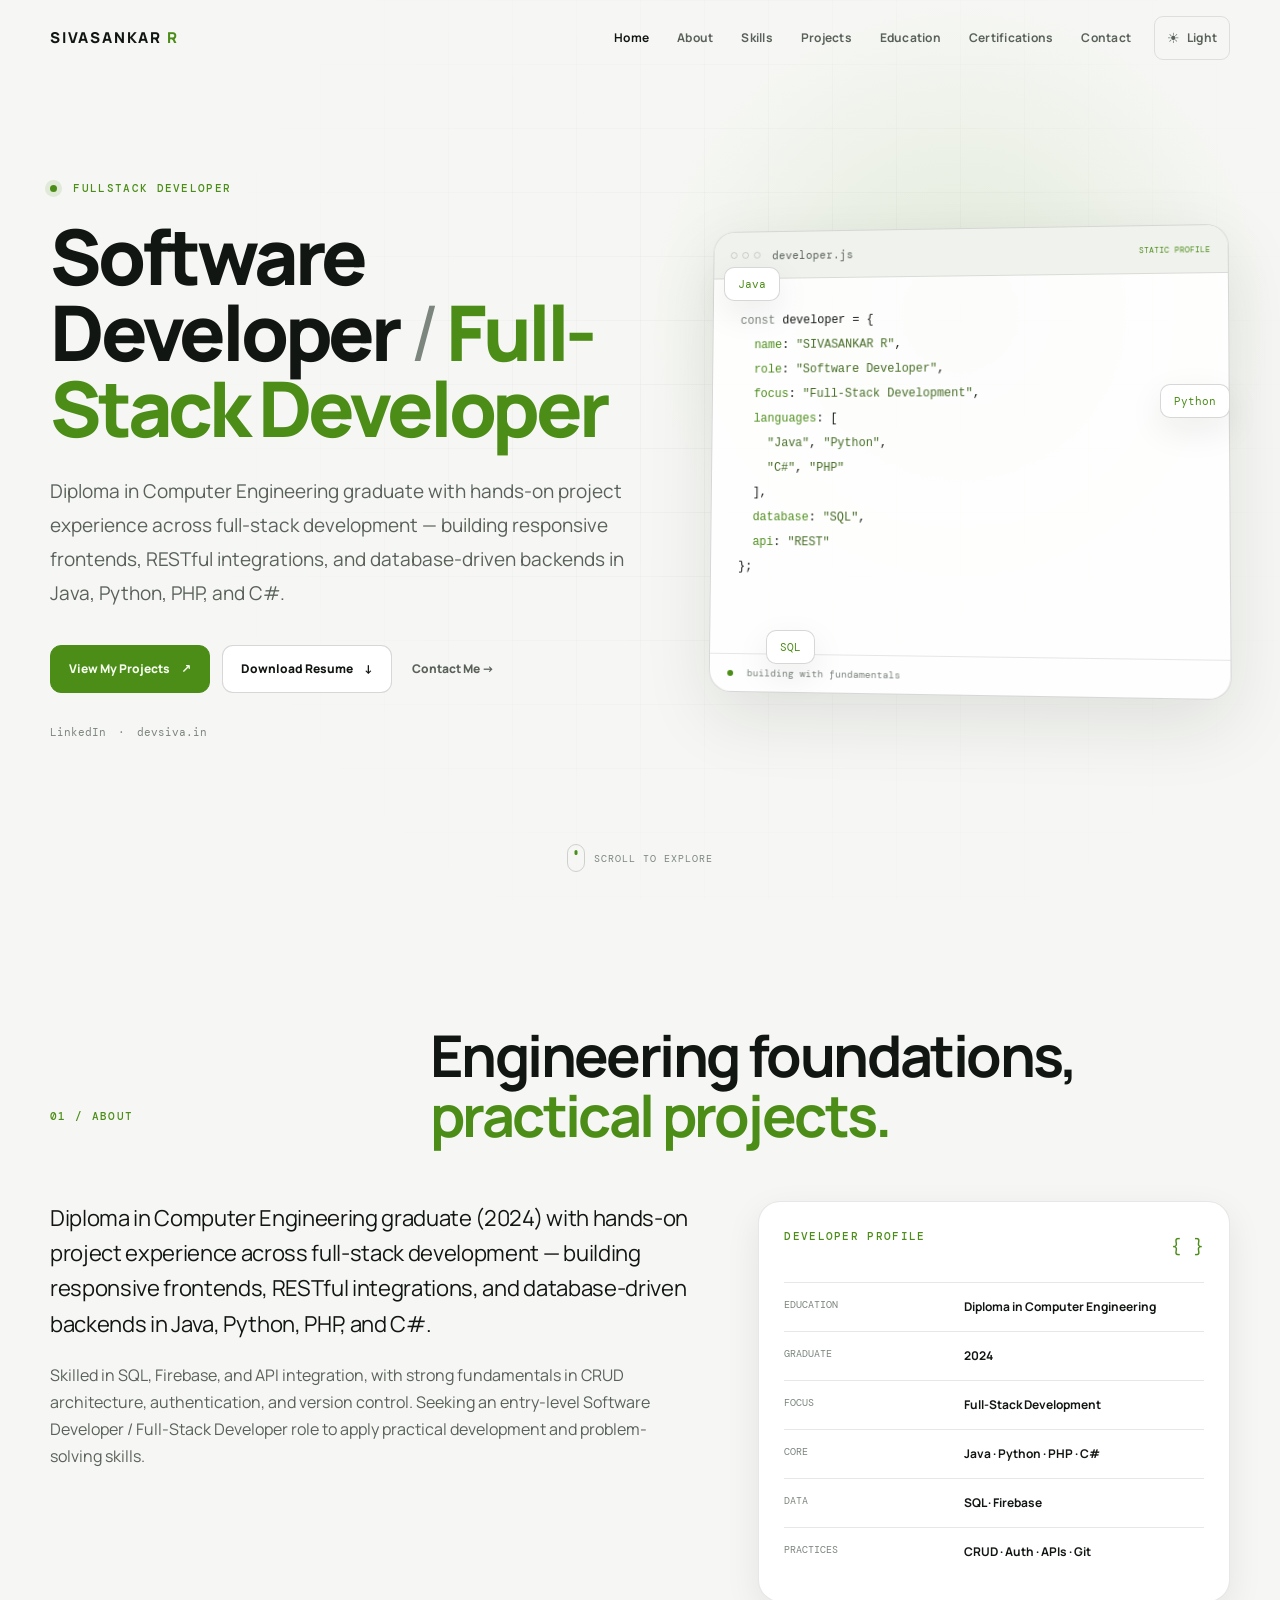
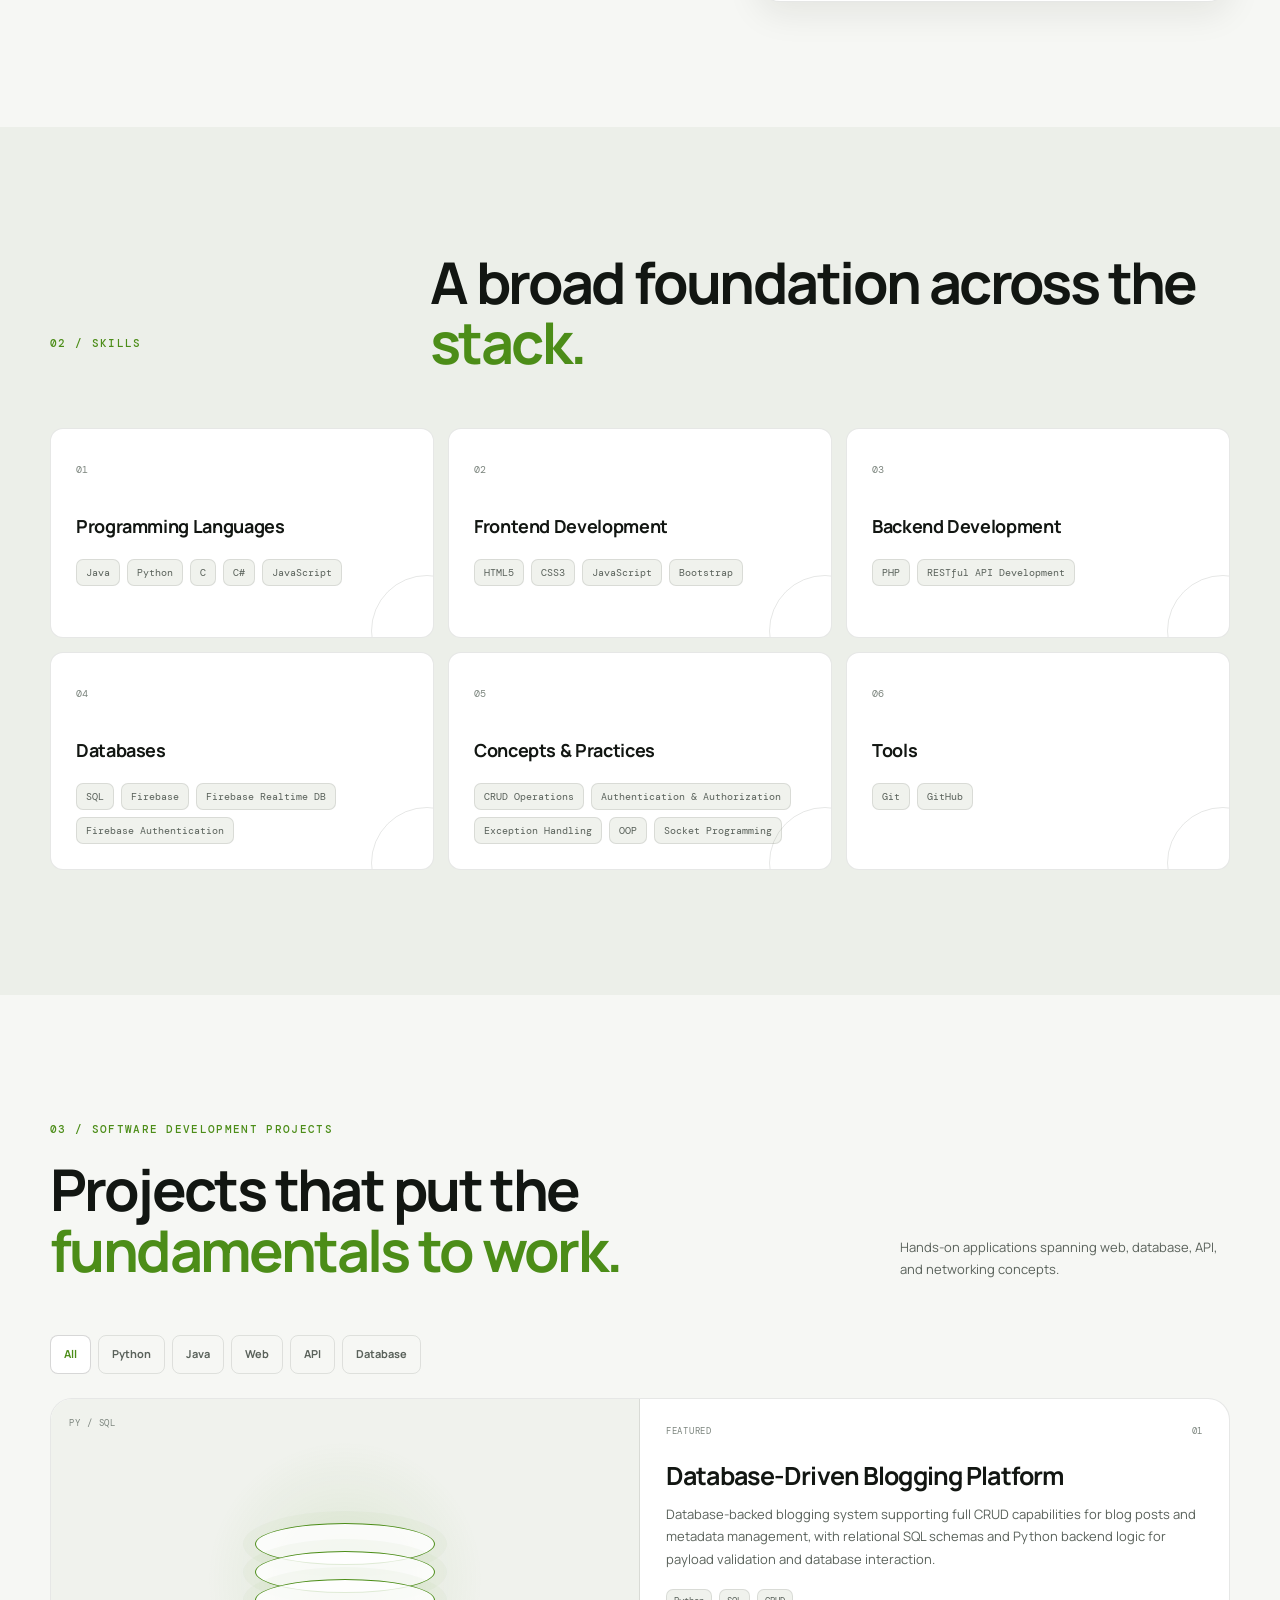
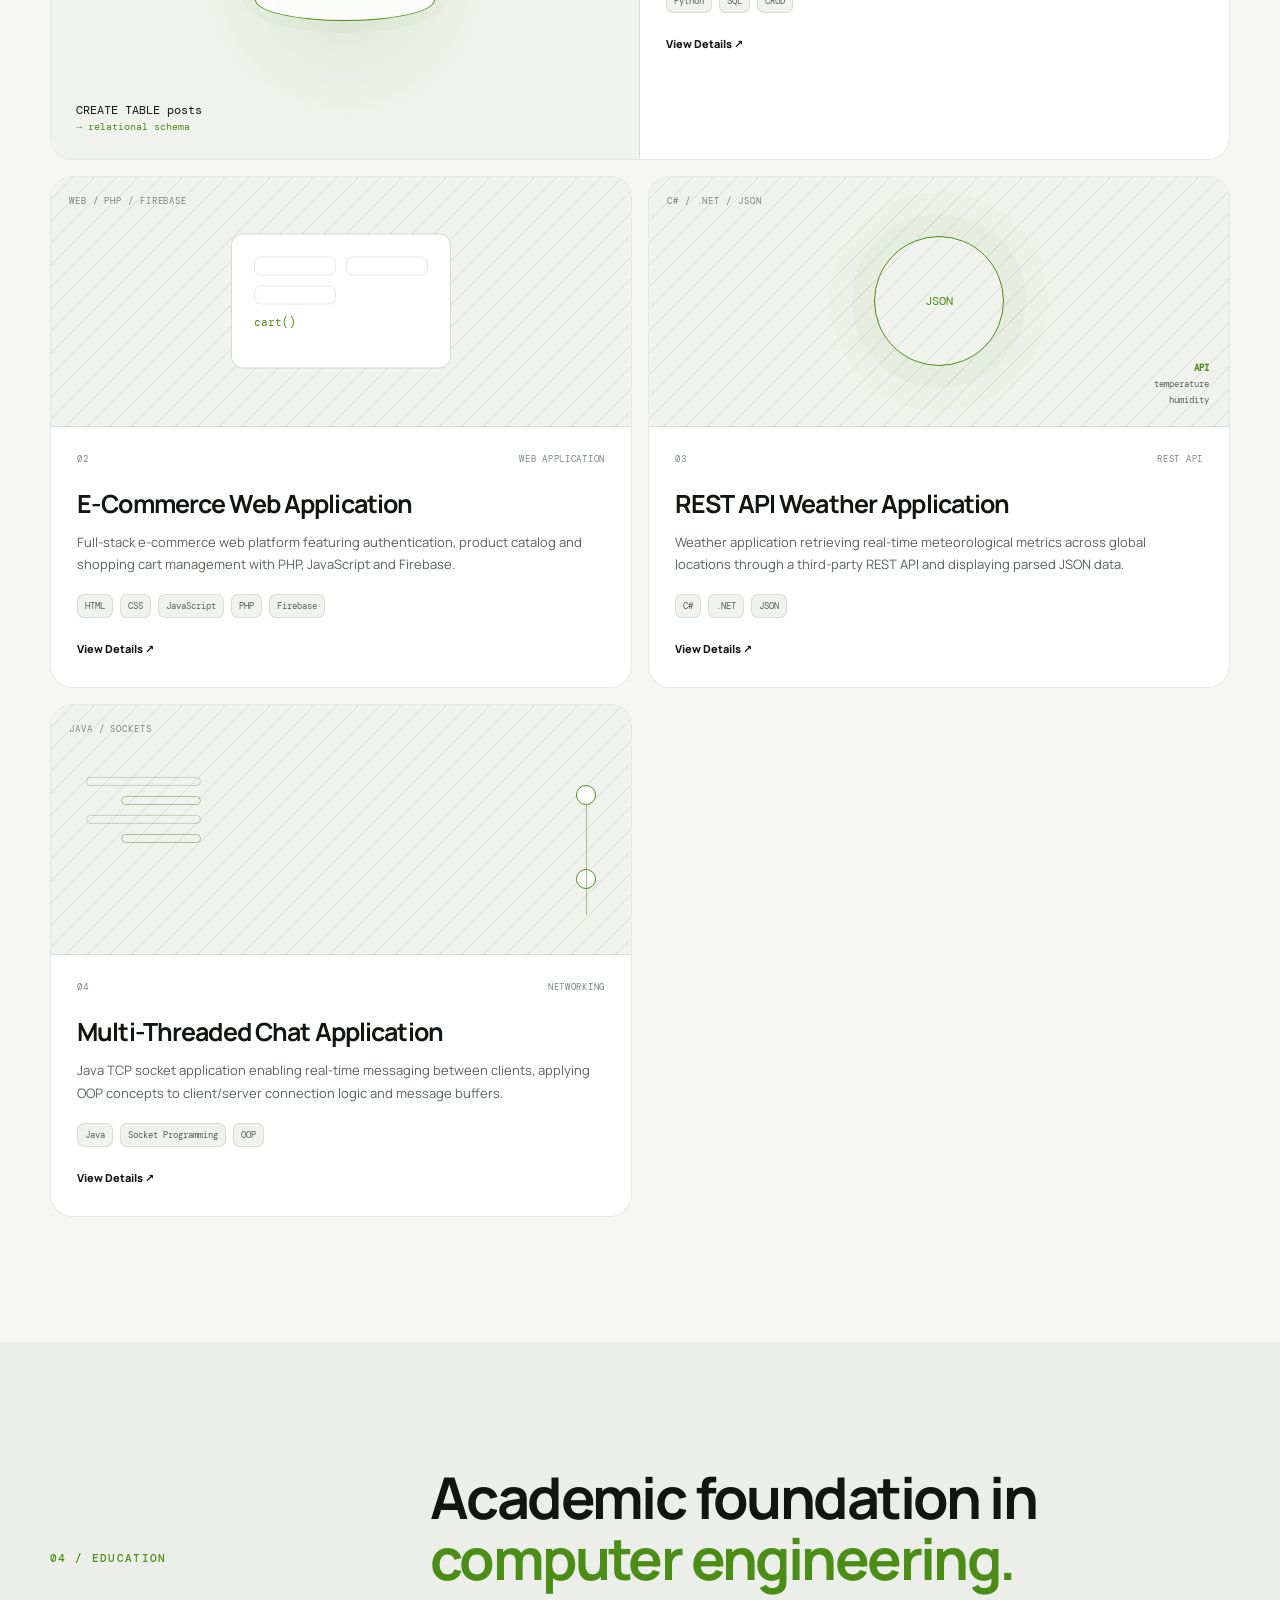
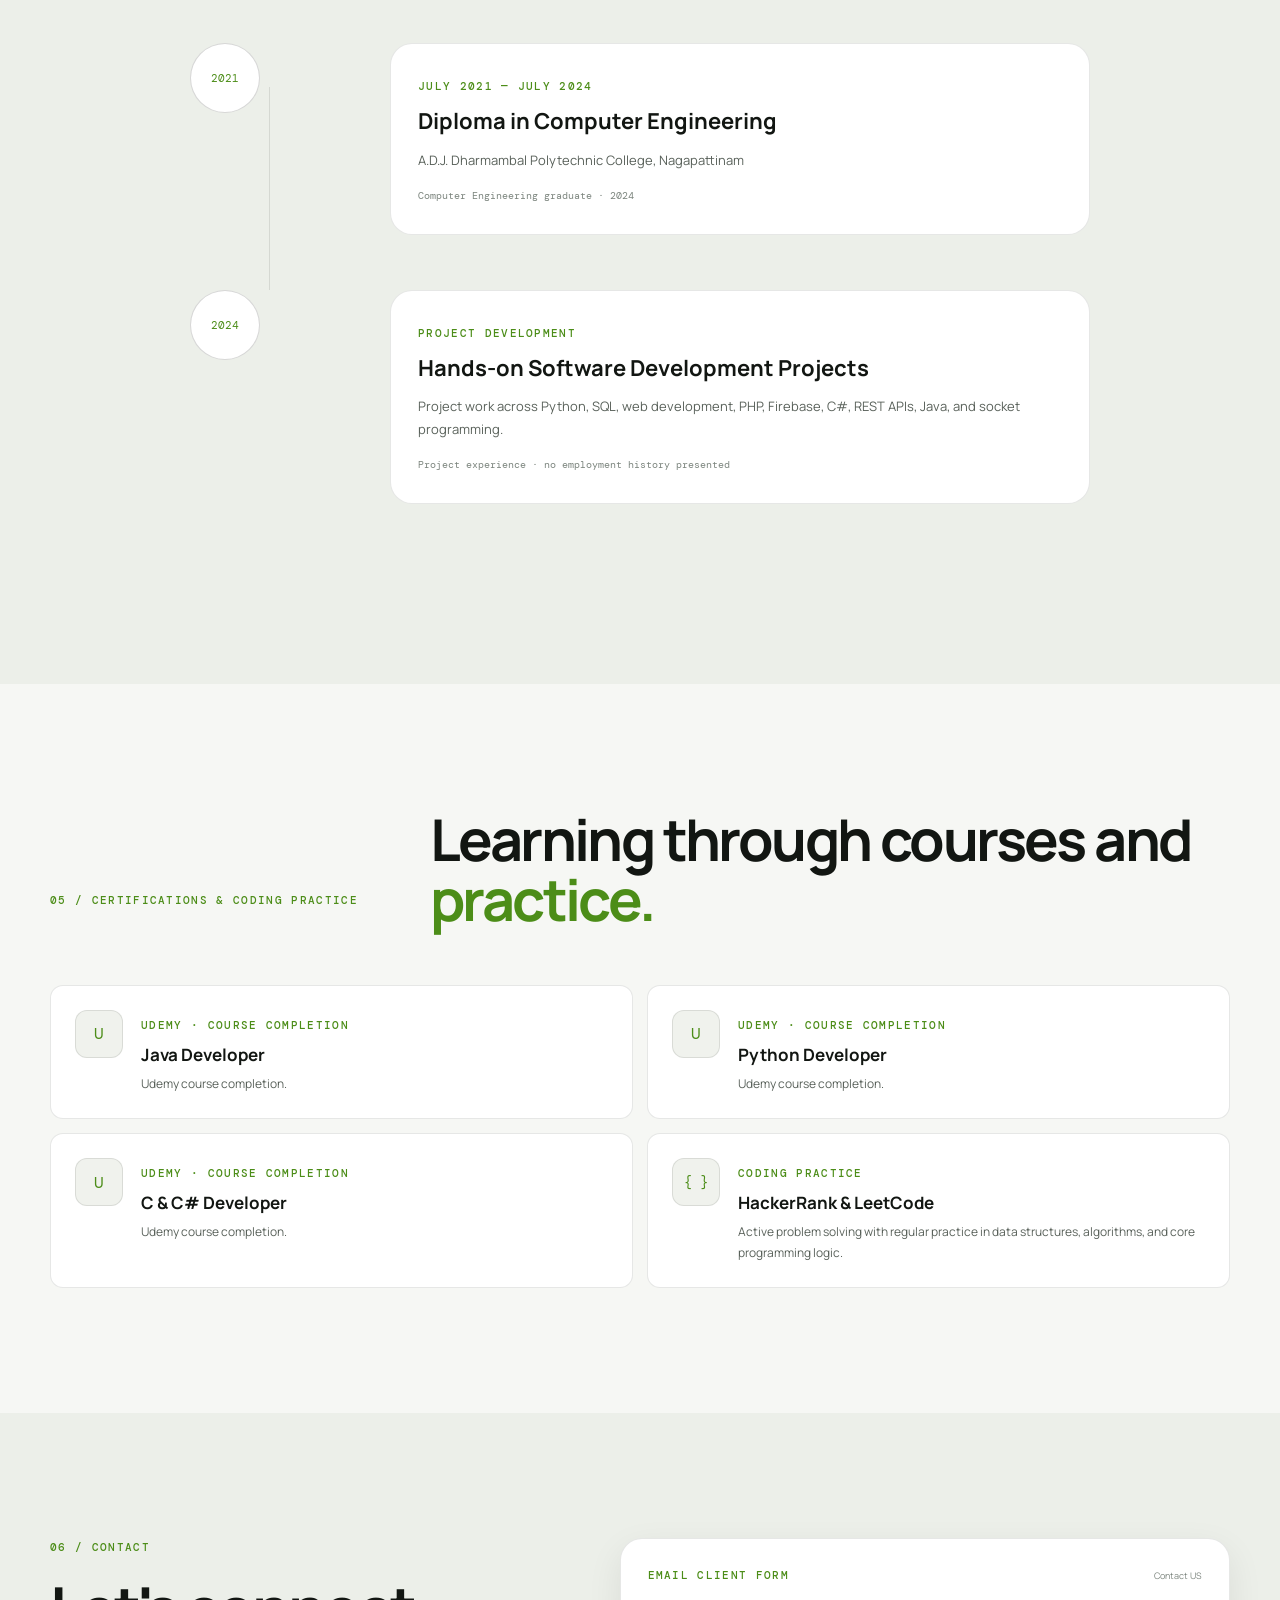
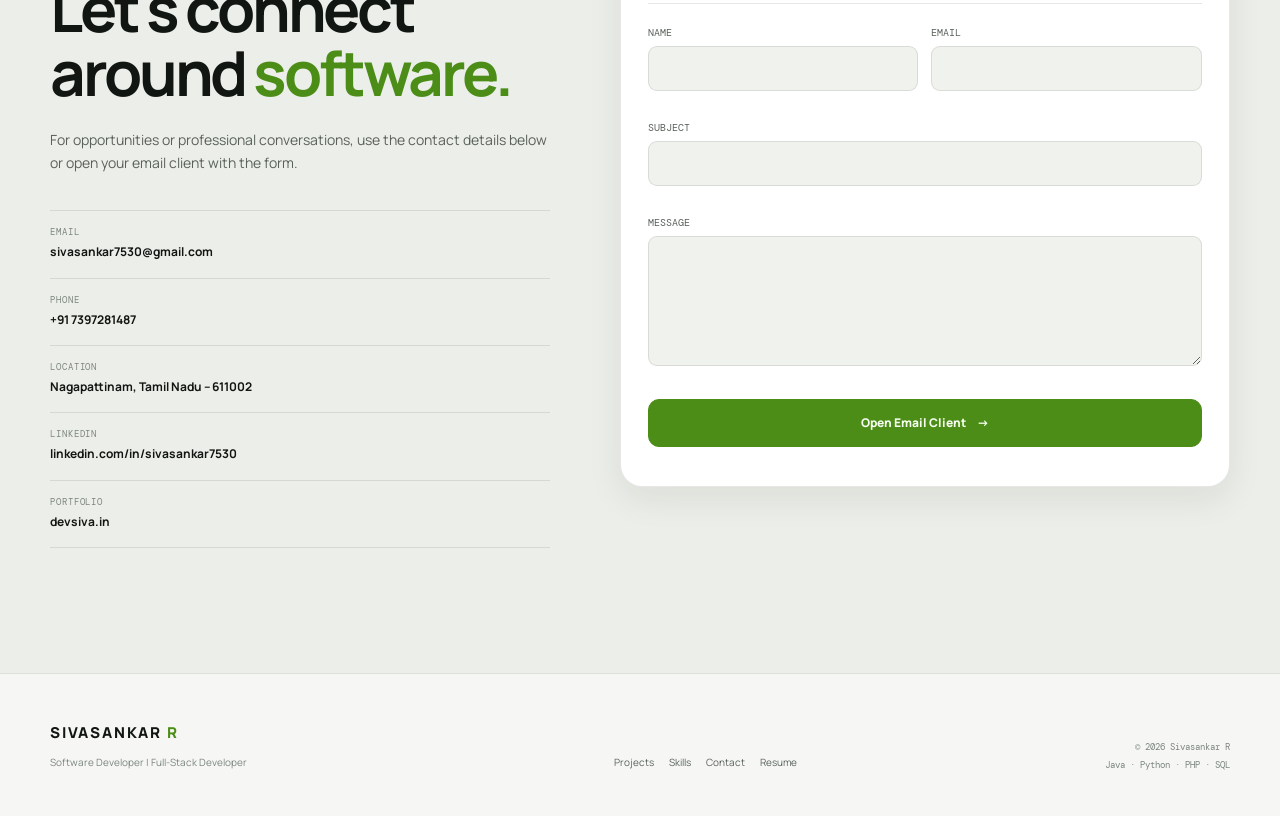
<file: index.html>
<!doctype html>
<html lang="en" data-theme="dark">
<head>
  <meta charset="utf-8">
  <meta name="viewport" content="width=device-width, initial-scale=1">
  <meta name="description" content="Sivasankar R — Software Developer and Full-Stack Developer with hands-on project experience in Java, Python, PHP, SQL, C#, web development, REST APIs, and databases.">
  <meta name="keywords" content="Sivasankar R, Software Developer, Full-Stack Developer, Java, Python, PHP, SQL, C#, REST APIs, Firebase">
  <meta name="author" content="Sivasankar R">
  <meta name="theme-color" content="#0b0e14">
  <meta property="og:title" content="Sivasankar R | Software Developer | Full-Stack Developer">
  <meta property="og:description" content="Entry-level Software Developer / Full-Stack Developer with hands-on software development project experience.">
  <meta property="og:type" content="website">
  <meta property="og:url" content="https://devsiva.in/">
  <title>Sivasankar R | Software Developer | Full-Stack Developer</title>
  <link rel="stylesheet" href="./style.css">
</head>
<body>
  <a class="skip-link" href="#main">Skip to content</a>
  <div class="scroll-progress" aria-hidden="true"><span id="scrollProgress"></span></div>

  <header class="site-header" id="siteHeader">
    <nav class="nav container" aria-label="Primary navigation">
      <a class="brand" href="#home" aria-label="Sivasankar R home">SIVASANKAR<span> R</span></a>
      <button class="menu-toggle" type="button" aria-expanded="false" aria-controls="primaryMenu" aria-label="Open menu">
        <span></span><span></span><span></span>
      </button>
      <div class="nav-menu" id="primaryMenu">
        <a href="#home" class="nav-link active">Home</a>
        <a href="#about" class="nav-link">About</a>
        <a href="#skills" class="nav-link">Skills</a>
        <a href="#projects" class="nav-link">Projects</a>
        <a href="#education" class="nav-link">Education</a>
        <a href="#certifications" class="nav-link">Certifications</a>
        <a href="#contact" class="nav-link">Contact</a>
        <button class="theme-toggle" type="button" aria-label="Toggle color theme" aria-pressed="true">
          <span class="theme-icon" aria-hidden="true">☾</span>
          <span class="theme-label">Dark</span>
        </button>
      </div>
    </nav>
  </header>

  <main id="main">
    <section class="hero section" id="home" aria-labelledby="hero-title">
      <div class="hero-grid"></div>
      <div class="container hero-inner">
        <div class="hero-copy reveal">
          <p class="eyebrow"><span class="status-dot"></span> FULLSTACK DEVELOPER</p>
          <h1 id="hero-title">Software Developer<span class="hero-slash"> / </span><span class="accent-text" id="rotatingTitle">Full-Stack Developer</span></h1>
          <p class="hero-lead">Diploma in Computer Engineering graduate with hands-on project experience across full-stack development — building responsive frontends, RESTful integrations, and database-driven backends in Java, Python, PHP, and C#.</p>
          <div class="hero-actions">
            <a class="btn btn-primary" href="#projects">View My Projects <span aria-hidden="true">↗</span></a>
            <a class="btn btn-secondary" href="assets/Sivasankar_R_FullStack_Developer.pdf" download>Download Resume <span aria-hidden="true">↓</span></a>
            <a class="text-link" href="#contact">Contact Me <span aria-hidden="true">→</span></a>
          </div>
          <div class="social-row" aria-label="Professional links">
            <a href="https://linkedin.com/in/sivasankar7530" target="_blank" rel="noopener noreferrer">LinkedIn</a>
            <span aria-hidden="true">·</span>
            <a href="https://devsiva.in" target="_blank" rel="noopener noreferrer">devsiva.in</a>
          </div>
        </div>

        <div class="hero-visual reveal reveal-delay" aria-label="Developer profile visual">
          <div class="terminal-card">
            <div class="terminal-top">
              <div class="window-dots"><i></i><i></i><i></i></div>
              <span>developer.js</span>
              <span class="terminal-badge">STATIC PROFILE</span>
            </div>
            <pre class="code-window"><code><span class="code-muted">const</span> developer = {
  <span class="code-key">name</span>: <span class="code-string">"SIVASANKAR R"</span>,
  <span class="code-key">role</span>: <span class="code-string">"Software Developer"</span>,
  <span class="code-key">focus</span>: <span class="code-string">"Full-Stack Development"</span>,
  <span class="code-key">languages</span>: [
    <span class="code-string">"Java"</span>, <span class="code-string">"Python"</span>,
    <span class="code-string">"C#"</span>, <span class="code-string">"PHP"</span>
  ],
  <span class="code-key">database</span>: <span class="code-string">"SQL"</span>,
  <span class="code-key">api</span>: <span class="code-string">"REST"</span>
};</code></pre>
            <div class="terminal-footer"><span class="terminal-pulse"></span> building with fundamentals</div>
          </div>
          <div class="floating-chip chip-one">Java</div>
          <div class="floating-chip chip-two">Python</div>
          <div class="floating-chip chip-three">SQL</div>
        </div>
      </div>
      <a class="scroll-cue" href="#about" aria-label="Scroll to About"><span></span> Scroll to explore</a>
    </section>

    <section class="section" id="about" aria-labelledby="about-title">
      <div class="container">
        <div class="section-heading reveal">
          <p class="eyebrow">01 / ABOUT</p>
          <h2 id="about-title">Engineering foundations, <span class="accent-text">practical projects.</span></h2>
        </div>
        <div class="about-grid">
          <div class="about-copy reveal">
            <p class="lead-copy">Diploma in Computer Engineering graduate (2024) with hands-on project experience across full-stack development — building responsive frontends, RESTful integrations, and database-driven backends in Java, Python, PHP, and C#.</p>
            <p>Skilled in SQL, Firebase, and API integration, with strong fundamentals in CRUD architecture, authentication, and version control. Seeking an entry-level Software Developer / Full-Stack Developer role to apply practical development and problem-solving skills.</p>
          </div>
          <aside class="profile-card reveal reveal-delay" aria-label="Developer profile">
            <div class="profile-card-top">
              <span class="mini-label">DEVELOPER PROFILE</span>
              <span class="profile-mark">{ }</span>
            </div>
            <div class="profile-line"><span>Education</span><strong>Diploma in Computer Engineering</strong></div>
            <div class="profile-line"><span>Graduate</span><strong>2024</strong></div>
            <div class="profile-line"><span>Focus</span><strong>Full-Stack Development</strong></div>
            <div class="profile-line"><span>Core</span><strong>Java · Python · PHP · C#</strong></div>
            <div class="profile-line"><span>Data</span><strong>SQL · Firebase</strong></div>
            <div class="profile-line"><span>Practices</span><strong>CRUD · Auth · APIs · Git</strong></div>
          </aside>
        </div>
      </div>
    </section>

    <section class="section section-alt" id="skills" aria-labelledby="skills-title">
      <div class="container">
        <div class="section-heading reveal">
          <p class="eyebrow">02 / SKILLS</p>
          <h2 id="skills-title">A broad foundation across the <span class="accent-text">stack.</span></h2>
        </div>
        <div class="skills-grid">
          <article class="skill-card reveal">
            <span class="card-index">01</span><h3>Programming Languages</h3>
            <div class="tag-list"><span>Java</span><span>Python</span><span>C</span><span>C#</span><span>JavaScript</span></div>
          </article>
          <article class="skill-card reveal reveal-delay">
            <span class="card-index">02</span><h3>Frontend Development</h3>
            <div class="tag-list"><span>HTML5</span><span>CSS3</span><span>JavaScript</span><span>Bootstrap</span></div>
          </article>
          <article class="skill-card reveal">
            <span class="card-index">03</span><h3>Backend Development</h3>
            <div class="tag-list"><span>PHP</span><span>RESTful API Development</span></div>
          </article>
          <article class="skill-card reveal reveal-delay">
            <span class="card-index">04</span><h3>Databases</h3>
            <div class="tag-list"><span>SQL</span><span>Firebase</span><span>Firebase Realtime DB</span><span>Firebase Authentication</span></div>
          </article>
          <article class="skill-card reveal">
            <span class="card-index">05</span><h3>Concepts &amp; Practices</h3>
            <div class="tag-list"><span>CRUD Operations</span><span>Authentication &amp; Authorization</span><span>Exception Handling</span><span>OOP</span><span>Socket Programming</span></div>
          </article>
          <article class="skill-card reveal reveal-delay">
            <span class="card-index">06</span><h3>Tools</h3>
            <div class="tag-list"><span>Git</span><span>GitHub</span></div>
          </article>
        </div>
      </div>
    </section>

    <section class="section projects-section" id="projects" aria-labelledby="projects-title">
      <div class="container">
        <div class="section-heading projects-heading reveal">
          <div>
            <p class="eyebrow">03 / SOFTWARE DEVELOPMENT PROJECTS</p>
            <h2 id="projects-title">Projects that put the <span class="accent-text">fundamentals to work.</span></h2>
          </div>
          <p class="section-note">Hands-on applications spanning web, database, API, and networking concepts.</p>
        </div>

        <div class="filter-row reveal" role="group" aria-label="Filter projects">
          <button class="filter-btn active" type="button" data-filter="all">All</button>
          <button class="filter-btn" type="button" data-filter="Python">Python</button>
          <button class="filter-btn" type="button" data-filter="Java">Java</button>
          <button class="filter-btn" type="button" data-filter="Web">Web</button>
          <button class="filter-btn" type="button" data-filter="API">API</button>
          <button class="filter-btn" type="button" data-filter="Database">Database</button>
        </div>

        <div class="projects-grid">
          <article class="project-card project-featured reveal" data-tags="Python,Database">
            <div class="project-visual visual-blog">
              <span class="visual-label">PY / SQL</span>
              <div class="abstract-db"><span></span><span></span><span></span></div>
              <div class="visual-code">CREATE TABLE posts<br><small>→ relational schema</small></div>
            </div>
            <div class="project-content">
              <div class="project-meta"><span>FEATURED</span><span>01</span></div>
              <h3>Database-Driven Blogging Platform</h3>
              <p>Database-backed blogging system supporting full CRUD capabilities for blog posts and metadata management, with relational SQL schemas and Python backend logic for payload validation and database interaction.</p>
              <div class="tag-list compact"><span>Python</span><span>SQL</span><span>CRUD</span></div>
              <button class="project-detail-btn" type="button" data-project="blog">View Details <span aria-hidden="true">↗</span></button>
            </div>
          </article>

          <article class="project-card reveal reveal-delay" data-tags="Web,Database">
            <div class="project-visual visual-shop">
              <span class="visual-label">WEB / PHP / FIREBASE</span>
              <div class="shop-ui"><span></span><span></span><span></span><b>cart()</b></div>
            </div>
            <div class="project-content">
              <div class="project-meta"><span>02</span><span>WEB APPLICATION</span></div>
              <h3>E-Commerce Web Application</h3>
              <p>Full-stack e-commerce web platform featuring authentication, product catalog and shopping cart management with PHP, JavaScript and Firebase.</p>
              <div class="tag-list compact"><span>HTML</span><span>CSS</span><span>JavaScript</span><span>PHP</span><span>Firebase</span></div>
              <button class="project-detail-btn" type="button" data-project="shop">View Details <span aria-hidden="true">↗</span></button>
            </div>
          </article>

          <article class="project-card reveal" data-tags="API">
            <div class="project-visual visual-weather">
              <span class="visual-label">C# / .NET / JSON</span>
              <div class="weather-ring"><span>JSON</span></div>
              <div class="weather-data"><b>API</b><span>temperature</span><span>humidity</span></div>
            </div>
            <div class="project-content">
              <div class="project-meta"><span>03</span><span>REST API</span></div>
              <h3>REST API Weather Application</h3>
              <p>Weather application retrieving real-time meteorological metrics across global locations through a third-party REST API and displaying parsed JSON data.</p>
              <div class="tag-list compact"><span>C#</span><span>.NET</span><span>JSON</span></div>
              <button class="project-detail-btn" type="button" data-project="weather">View Details <span aria-hidden="true">↗</span></button>
            </div>
          </article>

          <article class="project-card reveal reveal-delay" data-tags="Java">
            <div class="project-visual visual-chat">
              <span class="visual-label">JAVA / SOCKETS</span>
              <div class="chat-lines"><i></i><i></i><i></i><i></i></div>
              <div class="socket-node node-a"></div><div class="socket-node node-b"></div><div class="socket-line"></div>
            </div>
            <div class="project-content">
              <div class="project-meta"><span>04</span><span>NETWORKING</span></div>
              <h3>Multi-Threaded Chat Application</h3>
              <p>Java TCP socket application enabling real-time messaging between clients, applying OOP concepts to client/server connection logic and message buffers.</p>
              <div class="tag-list compact"><span>Java</span><span>Socket Programming</span><span>OOP</span></div>
              <button class="project-detail-btn" type="button" data-project="chat">View Details <span aria-hidden="true">↗</span></button>
            </div>
          </article>
        </div>
      </div>
    </section>

    <section class="section section-alt" id="education" aria-labelledby="education-title">
      <div class="container">
        <div class="section-heading reveal">
          <p class="eyebrow">04 / EDUCATION</p>
          <h2 id="education-title">Academic foundation in <span class="accent-text">computer engineering.</span></h2>
        </div>
        <div class="timeline">
          <div class="timeline-item reveal">
            <div class="timeline-marker">2021</div>
            <div class="timeline-content">
              <span class="mini-label">JULY 2021 — JULY 2024</span>
              <h3>Diploma in Computer Engineering</h3>
              <p>A.D.J. Dharmambal Polytechnic College, Nagapattinam</p>
              <span class="timeline-note">Computer Engineering graduate · 2024</span>
            </div>
          </div>
          <div class="timeline-item reveal reveal-delay">
            <div class="timeline-marker">2024</div>
            <div class="timeline-content">
              <span class="mini-label">PROJECT DEVELOPMENT</span>
              <h3>Hands-on Software Development Projects</h3>
              <p>Project work across Python, SQL, web development, PHP, Firebase, C#, REST APIs, Java, and socket programming.</p>
              <span class="timeline-note">Project experience · no employment history presented</span>
            </div>
          </div>
        </div>
      </div>
    </section>

    <section class="section" id="certifications" aria-labelledby="certifications-title">
      <div class="container">
        <div class="section-heading reveal">
          <p class="eyebrow">05 / CERTIFICATIONS &amp; CODING PRACTICE</p>
          <h2 id="certifications-title">Learning through courses and <span class="accent-text">practice.</span></h2>
        </div>
        <div class="cert-grid">
          <article class="cert-card reveal">
            <div class="cert-logo">U</div>
            <div><span class="mini-label">UDEMY · COURSE COMPLETION</span><h3>Java Developer</h3><p>Udemy course completion.</p></div>
          </article>
          <article class="cert-card reveal reveal-delay">
            <div class="cert-logo">U</div>
            <div><span class="mini-label">UDEMY · COURSE COMPLETION</span><h3>Python Developer</h3><p>Udemy course completion.</p></div>
          </article>
          <article class="cert-card reveal">
            <div class="cert-logo">U</div>
            <div><span class="mini-label">UDEMY · COURSE COMPLETION</span><h3>C &amp; C# Developer</h3><p>Udemy course completion.</p></div>
          </article>
          <article class="cert-card practice-card reveal reveal-delay">
            <div class="practice-icon">{ }</div>
            <div><span class="mini-label">CODING PRACTICE</span><h3>HackerRank &amp; LeetCode</h3><p>Active problem solving with regular practice in data structures, algorithms, and core programming logic.</p></div>
          </article>
        </div>
      </div>
    </section>

    <section class="section contact-section section-alt" id="contact" aria-labelledby="contact-title">
      <div class="container">
        <div class="contact-grid">
          <div class="contact-copy reveal">
            <p class="eyebrow">06 / CONTACT</p>
            <h2 id="contact-title">Let's connect around <span class="accent-text">software.</span></h2>
            <p>For opportunities or professional conversations, use the contact details below or open your email client with the form.</p>
            <div class="contact-details">
              <a href="mailto:sivasankar7530@gmail.com"><span>Email</span><strong>sivasankar7530@gmail.com</strong></a>
              <a href="tel:+917397281487"><span>Phone</span><strong>+91 7397281487</strong></a>
              <div><span>Location</span><strong>Nagapattinam, Tamil Nadu – 611002</strong></div>
              <a href="https://linkedin.com/in/sivasankar7530" target="_blank" rel="noopener noreferrer"><span>LinkedIn</span><strong>linkedin.com/in/sivasankar7530</strong></a>
              <a href="https://devsiva.in" target="_blank" rel="noopener noreferrer"><span>Portfolio</span><strong>devsiva.in</strong></a>
            </div>
          </div>

          <form class="contact-form reveal reveal-delay" id="contactForm" novalidate>
            <div class="form-intro"><span>EMAIL CLIENT FORM</span><small>Contact US</small></div>
            <div class="form-grid">
              <label>Name<input id="name" name="name" type="text" autocomplete="name" required><small class="field-error" data-error-for="name"></small></label>
              <label>Email<input id="email" name="email" type="email" autocomplete="email" required><small class="field-error" data-error-for="email"></small></label>
            </div>
            <label>Subject<input id="subject" name="subject" type="text" required><small class="field-error" data-error-for="subject"></small></label>
            <label>Message<textarea id="message" name="message" rows="6" minlength="10" required></textarea><small class="field-error" data-error-for="message"></small></label>
            <button class="btn btn-primary form-submit" type="submit">Open Email Client <span aria-hidden="true">→</span></button>
            <div class="form-success" id="formSuccess" role="status" aria-live="polite"></div>
          </form>
        </div>
      </div>
    </section>
  </main>

  <footer class="site-footer">
    <div class="container footer-inner">
      <div><a class="brand" href="#home">SIVASANKAR<span> R</span></a><p>Software Developer | Full-Stack Developer</p></div>
      <div class="footer-links"><a href="#projects">Projects</a><a href="#skills">Skills</a><a href="#contact">Contact</a><a href="assets/Sivasankar_R_FullStack_Developer.pdf" download>Resume</a></div>
      <div class="footer-meta"><span>© 2026 Sivasankar R</span><span>Java · Python · PHP · SQL</span></div>
    </div>
  </footer>

  <button class="back-to-top" id="backToTop" type="button" aria-label="Back to top">↑</button>

  <div class="modal-backdrop" id="projectModal" hidden>
    <div class="modal" role="dialog" aria-modal="true" aria-labelledby="modalTitle" tabindex="-1">
      <button class="modal-close" type="button" aria-label="Close project details">×</button>
      <div class="modal-number" id="modalNumber"></div>
      <p class="eyebrow" id="modalEyebrow">PROJECT DETAILS</p>
      <h2 id="modalTitle"></h2>
      <p class="modal-description" id="modalDescription"></p>
      <div class="modal-columns">
        <div><span class="mini-label">TECHNOLOGIES</span><div class="tag-list" id="modalTech"></div></div>
        <div><span class="mini-label">KEY FUNCTIONALITY</span><ul id="modalFeatures"></ul></div>
      </div>
      <div class="modal-footer"><span>Source: resume project description</span></div>
    </div>
  </div>

  <script src="./script.js" defer></script>
</body>
</html>
</file>
<file: style.css>
@import url('https://fonts.googleapis.com/css2?family=DM+Mono:wght@400;500&family=Manrope:wght@400;500;600;700;800&display=swap');

:root {
  --bg: #080a0f;
  --bg-alt: #0d1017;
  --surface: #11151d;
  --surface-2: #151a23;
  --text: #f1f3f5;
  --muted: #9ba4b2;
  --faint: #626b78;
  --line: rgba(255,255,255,.09);
  --line-strong: rgba(255,255,255,.16);
  --accent: #a9e66f;
  --accent-2: #d5ffab;
  --accent-ink: #10150b;
  --shadow: 0 24px 70px rgba(0,0,0,.30);
  --shadow-soft: 0 12px 35px rgba(0,0,0,.18);
  --radius: 22px;
  --radius-sm: 13px;
  --max: 1180px;
  --nav-h: 76px;
}

html[data-theme="light"] {
  --bg: #f6f7f4;
  --bg-alt: #ecefe9;
  --surface: #ffffff;
  --surface-2: #f0f2ed;
  --text: #121612;
  --muted: #59615a;
  --faint: #7c857e;
  --line: rgba(18,22,18,.10);
  --line-strong: rgba(18,22,18,.17);
  --accent: #4c8d18;
  --accent-2: #2e6910;
  --accent-ink: #f6fff0;
  --shadow: 0 24px 70px rgba(20,30,18,.10);
  --shadow-soft: 0 12px 35px rgba(20,30,18,.08);
}

* { box-sizing: border-box; }
html { scroll-behavior: smooth; scroll-padding-top: 90px; }
body {
  margin: 0;
  font-family: "Manrope", system-ui, sans-serif;
  background: var(--bg);
  color: var(--text);
  line-height: 1.7;
  overflow-x: hidden;
  transition: background .35s ease, color .35s ease;
}
body.modal-open { overflow: hidden; }
a { color: inherit; text-decoration: none; }
button, input, textarea { font: inherit; }
button { color: inherit; }
::selection { background: var(--accent); color: var(--accent-ink); }
.container { width: min(calc(100% - 40px), var(--max)); margin-inline: auto; }
.section { padding: 125px 0; position: relative; }
.section-alt { background: var(--bg-alt); }
.skip-link {
  position: fixed; left: 16px; top: -100px; z-index: 1000;
  background: var(--accent); color: var(--accent-ink); padding: 10px 15px; border-radius: 8px;
}
.skip-link:focus { top: 16px; }
.scroll-progress { position: fixed; inset: 0 0 auto; height: 3px; z-index: 100; pointer-events: none; }
.scroll-progress span { display: block; height: 100%; width: 0; background: var(--accent); transform-origin: left; }

.site-header {
  position: fixed; top: 0; left: 0; width: 100%; z-index: 90;
  border-bottom: 1px solid transparent;
  transition: background .3s ease, border-color .3s ease, backdrop-filter .3s ease;
}
.site-header.scrolled { background: color-mix(in srgb, var(--bg) 82%, transparent); border-color: var(--line); backdrop-filter: blur(18px); }
.nav { min-height: var(--nav-h); display: flex; align-items: center; justify-content: space-between; gap: 30px; }
.brand { font-size: 15px; font-weight: 800; letter-spacing: .12em; }
.brand span { color: var(--accent); }
.nav-menu { display: flex; align-items: center; gap: 4px; }
.nav-link, .theme-toggle {
  border: 0; background: transparent; padding: 9px 12px; border-radius: 9px;
  color: var(--muted); font-size: 12px; font-weight: 700; letter-spacing: .02em; cursor: pointer;
}
.nav-link:hover, .nav-link:focus-visible { color: var(--text); background: var(--surface-2); }
.nav-link.active { color: var(--text); }
.theme-toggle { display: inline-flex; align-items: center; gap: 7px; margin-left: 7px; border: 1px solid var(--line); }
.theme-toggle:hover { border-color: var(--line-strong); color: var(--text); }
.theme-icon { font-size: 14px; }
.menu-toggle { display: none; border: 1px solid var(--line); background: var(--surface); width: 44px; height: 42px; border-radius: 10px; padding: 9px; cursor: pointer; }
.menu-toggle span { display: block; height: 2px; background: var(--text); margin: 5px 0; transition: transform .25s ease, opacity .25s ease; }

.hero {
  min-height: 100svh; padding-top: calc(var(--nav-h) + 70px); display: flex; align-items: center; overflow: hidden;
  background:
    radial-gradient(circle at 75% 35%, color-mix(in srgb, var(--accent) 12%, transparent), transparent 28%),
    var(--bg);
}
.hero-grid {
  position: absolute; inset: 0; opacity: .34; pointer-events: none;
  background-image: linear-gradient(var(--line) 1px, transparent 1px), linear-gradient(90deg, var(--line) 1px, transparent 1px);
  background-size: 64px 64px;
  mask-image: radial-gradient(circle at 60% 45%, black 0%, transparent 68%);
}
.hero-inner { display: grid; grid-template-columns: 1.05fr .95fr; align-items: center; gap: 70px; position: relative; z-index: 2; }
.eyebrow, .mini-label, .form-intro span {
  margin: 0 0 20px; color: var(--accent); font-family: "DM Mono", monospace; font-size: 11px; font-weight: 500; letter-spacing: .12em; text-transform: uppercase;
}
.status-dot { display: inline-block; width: 7px; height: 7px; border-radius: 50%; background: var(--accent); margin-right: 8px; box-shadow: 0 0 0 5px color-mix(in srgb, var(--accent) 12%, transparent); }
.hero h1 { margin: 0; max-width: 780px; font-size: clamp(48px, 6vw, 84px); line-height: .99; letter-spacing: -.055em; font-weight: 800; }
.hero-slash { color: var(--faint); font-weight: 400; }
.accent-text { color: var(--accent); }
.hero-lead { max-width: 650px; margin: 28px 0 0; color: var(--muted); font-size: clamp(16px, 1.6vw, 19px); line-height: 1.8; }
.hero-actions { display: flex; align-items: center; flex-wrap: wrap; gap: 12px; margin-top: 35px; }
.btn {
  display: inline-flex; align-items: center; justify-content: center; gap: 11px; min-height: 48px; padding: 0 18px;
  border-radius: 11px; border: 1px solid var(--line-strong); font-size: 12px; font-weight: 800; cursor: pointer; transition: transform .25s ease, background .25s ease, border-color .25s ease;
}
.btn:hover { transform: translateY(-2px); }
.btn-primary { background: var(--accent); color: var(--accent-ink); border-color: var(--accent); }
.btn-primary:hover { background: var(--accent-2); }
.btn-secondary { background: var(--surface); }
.btn-secondary:hover { border-color: var(--accent); }
.text-link { margin-left: 8px; color: var(--muted); font-size: 12px; font-weight: 800; }
.text-link:hover { color: var(--accent); }
.social-row { display: flex; gap: 12px; margin-top: 30px; color: var(--faint); font-family: "DM Mono", monospace; font-size: 11px; }
.social-row a:hover { color: var(--accent); }

.hero-visual { position: relative; min-height: 510px; display: grid; place-items: center; }
.terminal-card {
  width: min(100%, 520px); border: 1px solid var(--line-strong); border-radius: var(--radius); background: color-mix(in srgb, var(--surface) 88%, transparent);
  box-shadow: var(--shadow); overflow: hidden; transform: perspective(1000px) rotateY(-4deg) rotateX(2deg);
  animation: terminalFloat 7s ease-in-out infinite;
}
.terminal-top { height: 48px; display: flex; align-items: center; gap: 12px; padding: 0 17px; border-bottom: 1px solid var(--line); background: var(--surface-2); color: var(--muted); font: 11px "DM Mono", monospace; }
.window-dots { display: flex; gap: 5px; }
.window-dots i { width: 7px; height: 7px; border-radius: 50%; border: 1px solid var(--line-strong); }
.terminal-badge { margin-left: auto; color: var(--accent); font-size: 8px; }
.code-window { margin: 0; padding: 30px 28px; min-height: 380px; font: 12px/2 "DM Mono", monospace; color: var(--text); white-space: pre-wrap; }
.code-muted { color: var(--faint); }
.code-key { color: var(--accent); }
.code-string { color: #cbd6a8; }
html[data-theme="light"] .code-string { color: #476d26; }
.terminal-footer { padding: 12px 18px; border-top: 1px solid var(--line); color: var(--faint); font: 10px "DM Mono", monospace; }
.terminal-pulse { display: inline-block; width: 6px; height: 6px; background: var(--accent); border-radius: 50%; margin-right: 8px; animation: pulse 2s infinite; }
.floating-chip { position: absolute; padding: 9px 13px; border: 1px solid var(--line-strong); border-radius: 10px; background: var(--surface); box-shadow: var(--shadow-soft); font: 11px "DM Mono", monospace; color: var(--accent); }
.chip-one { top: 12%; left: 4%; animation: chipFloat 6s ease-in-out infinite; }
.chip-two { right: 0; top: 35%; animation: chipFloat 7s 1s ease-in-out infinite; }
.chip-three { left: 12%; bottom: 10%; animation: chipFloat 8s 1.5s ease-in-out infinite; }
.scroll-cue { position: absolute; bottom: 28px; left: 50%; transform: translateX(-50%); display: flex; gap: 9px; align-items: center; color: var(--faint); font: 10px "DM Mono", monospace; text-transform: uppercase; letter-spacing: .1em; }
.scroll-cue span { width: 18px; height: 28px; border: 1px solid var(--line-strong); border-radius: 12px; position: relative; }
.scroll-cue span::after { content: ""; width: 3px; height: 5px; border-radius: 2px; background: var(--accent); position: absolute; top: 5px; left: 50%; transform: translateX(-50%); animation: scrollDot 1.6s infinite; }

.section-heading { display: flex; align-items: end; justify-content: space-between; gap: 40px; margin-bottom: 55px; }
.section-heading h2 { margin: 0; max-width: 800px; font-size: clamp(36px, 4.5vw, 62px); line-height: 1.05; letter-spacing: -.045em; }
.section-note { max-width: 330px; margin: 0; color: var(--muted); font-size: 13px; }

.about-grid { display: grid; grid-template-columns: 1.15fr .85fr; gap: 70px; align-items: start; }
.about-copy { max-width: 700px; color: var(--muted); font-size: 16px; }
.about-copy p { margin: 0 0 20px; }
.about-copy .lead-copy { color: var(--text); font-size: 22px; line-height: 1.6; letter-spacing: -.015em; }
.profile-card { padding: 25px; border: 1px solid var(--line); border-radius: var(--radius); background: var(--surface); box-shadow: var(--shadow-soft); }
.profile-card-top { display: flex; justify-content: space-between; align-items: center; margin-bottom: 16px; }
.profile-mark { font: 18px "DM Mono", monospace; color: var(--accent); }
.profile-line { display: grid; grid-template-columns: .8fr 1.2fr; gap: 20px; padding: 15px 0; border-top: 1px solid var(--line); }
.profile-line span { color: var(--faint); font: 10px "DM Mono", monospace; text-transform: uppercase; }
.profile-line strong { font-size: 12px; line-height: 1.5; }

.skills-grid { display: grid; grid-template-columns: repeat(3, 1fr); gap: 14px; }
.skill-card { min-height: 210px; padding: 25px; border: 1px solid var(--line); border-radius: var(--radius-sm); background: var(--surface); position: relative; overflow: hidden; transition: transform .3s ease, border-color .3s ease, box-shadow .3s ease; }
.skill-card::after { content: ""; position: absolute; width: 110px; height: 110px; right: -50px; bottom: -50px; border: 1px solid var(--line); border-radius: 50%; }
.skill-card:hover { transform: translateY(-5px); border-color: var(--line-strong); box-shadow: var(--shadow-soft); }
.card-index { color: var(--faint); font: 10px "DM Mono", monospace; }
.skill-card h3 { font-size: 18px; letter-spacing: -.02em; margin: 30px 0 18px; }
.tag-list { display: flex; flex-wrap: wrap; gap: 7px; }
.tag-list span { display: inline-flex; padding: 6px 9px; border: 1px solid var(--line); border-radius: 7px; color: var(--muted); background: var(--surface-2); font: 10px "DM Mono", monospace; }
.tag-list.compact span { font-size: 9px; padding: 5px 7px; }

.projects-section { background: var(--bg); }
.filter-row { display: flex; flex-wrap: wrap; gap: 7px; margin-bottom: 24px; }
.filter-btn { padding: 9px 13px; border: 1px solid var(--line); border-radius: 8px; background: transparent; color: var(--muted); font-size: 11px; font-weight: 700; cursor: pointer; }
.filter-btn:hover, .filter-btn.active { background: var(--surface); color: var(--text); border-color: var(--line-strong); }
.filter-btn.active { color: var(--accent); }
.projects-grid { display: grid; grid-template-columns: repeat(2, 1fr); gap: 16px; }
.project-card { border: 1px solid var(--line); border-radius: var(--radius); overflow: hidden; background: var(--surface); transition: transform .3s ease, border-color .3s ease, box-shadow .3s ease; }
.project-card:hover { transform: translateY(-6px); border-color: var(--line-strong); box-shadow: var(--shadow-soft); }
.project-featured { grid-column: 1 / -1; display: grid; grid-template-columns: 1fr 1fr; }
.project-visual { min-height: 250px; position: relative; overflow: hidden; background: var(--surface-2); border-bottom: 1px solid var(--line); }
.project-featured .project-visual { min-height: 360px; border-bottom: 0; border-right: 1px solid var(--line); }
.visual-label { position: absolute; top: 18px; left: 18px; color: var(--faint); font: 9px "DM Mono", monospace; letter-spacing: .1em; }
.visual-blog { background: radial-gradient(circle at 50% 50%, color-mix(in srgb, var(--accent) 12%, transparent), transparent 40%), var(--surface-2); }
.abstract-db { position: absolute; left: 50%; top: 50%; width: 180px; transform: translate(-50%,-50%); }
.abstract-db span { display: block; height: 42px; border: 1px solid var(--accent); border-radius: 50%; margin-top: -14px; background: color-mix(in srgb, var(--surface) 82%, transparent); box-shadow: 0 0 0 12px color-mix(in srgb, var(--accent) 3%, transparent); }
.visual-code { position: absolute; bottom: 25px; left: 25px; color: var(--text); font: 12px "DM Mono", monospace; }
.visual-code small { color: var(--accent); }
.visual-shop, .visual-weather, .visual-chat { background-image: linear-gradient(135deg, transparent 49%, var(--line) 50%, transparent 51%); background-size: 22px 22px; }
.shop-ui { position: absolute; width: 220px; height: 135px; top: 50%; left: 50%; transform: translate(-50%,-50%); border: 1px solid var(--line-strong); border-radius: 12px; background: var(--surface); padding: 22px; display: grid; grid-template-columns: 1fr 1fr; gap: 10px; }
.shop-ui span { border: 1px solid var(--line); border-radius: 7px; }
.shop-ui b { color: var(--accent); font: 11px "DM Mono", monospace; grid-column: 1/-1; }
.weather-ring { position: absolute; left: 50%; top: 50%; transform: translate(-50%,-50%); width: 130px; height: 130px; border: 1px solid var(--accent); border-radius: 50%; display: grid; place-items: center; color: var(--accent); font: 12px "DM Mono", monospace; box-shadow: 0 0 0 22px color-mix(in srgb, var(--accent) 4%, transparent), 0 0 0 44px color-mix(in srgb, var(--accent) 2%, transparent); }
.weather-data { position: absolute; right: 20px; bottom: 20px; display: grid; gap: 4px; color: var(--muted); font: 9px "DM Mono", monospace; text-align: right; }
.weather-data b { color: var(--accent); }
.chat-lines { position: absolute; left: 35px; top: 72px; display: grid; gap: 10px; }
.chat-lines i { width: 115px; height: 9px; border: 1px solid var(--line-strong); border-radius: 8px; }
.chat-lines i:nth-child(2), .chat-lines i:nth-child(4) { margin-left: 35px; width: 80px; border-color: color-mix(in srgb, var(--accent) 35%, var(--line)); }
.socket-node { position: absolute; width: 20px; height: 20px; border-radius: 50%; border: 1px solid var(--accent); background: var(--surface); }
.node-a { right: 35px; top: 80px; }
.node-b { right: 35px; bottom: 65px; }
.socket-line { position: absolute; right: 44px; top: 100px; width: 1px; height: 110px; background: var(--accent); opacity: .5; }
.project-content { padding: 26px; }
.project-meta { display: flex; justify-content: space-between; color: var(--faint); font: 9px "DM Mono", monospace; letter-spacing: .08em; }
.project-content h3 { margin: 24px 0 12px; font-size: 25px; line-height: 1.2; letter-spacing: -.035em; }
.project-content p { color: var(--muted); font-size: 13px; line-height: 1.75; margin: 0 0 18px; }
.project-detail-btn { margin-top: 22px; padding: 0; border: 0; background: transparent; color: var(--text); font-size: 11px; font-weight: 800; cursor: pointer; }
.project-detail-btn:hover { color: var(--accent); }
.project-card.is-hidden { display: none; }

.timeline { max-width: 900px; margin-left: auto; margin-right: auto; }
.timeline-item { display: grid; grid-template-columns: 160px 1fr; gap: 40px; padding: 0 0 55px; position: relative; }
.timeline-item:not(:last-child)::after { content: ""; position: absolute; left: 79px; top: 44px; bottom: 0; width: 1px; background: var(--line); }
.timeline-marker { width: 70px; height: 70px; border: 1px solid var(--line-strong); border-radius: 50%; display: grid; place-items: center; color: var(--accent); background: var(--surface); font: 11px "DM Mono", monospace; z-index: 1; }
.timeline-content { border: 1px solid var(--line); background: var(--surface); border-radius: var(--radius); padding: 27px; }
.timeline-content h3 { margin: 5px 0 8px; font-size: 22px; }
.timeline-content p { margin: 0; color: var(--muted); font-size: 13px; }
.timeline-note { display: inline-block; margin-top: 18px; color: var(--faint); font: 10px "DM Mono", monospace; }

.cert-grid { display: grid; grid-template-columns: repeat(2, 1fr); gap: 14px; }
.cert-card { display: flex; align-items: flex-start; gap: 18px; padding: 24px; border: 1px solid var(--line); border-radius: var(--radius-sm); background: var(--surface); }
.cert-logo, .practice-icon { flex: 0 0 48px; width: 48px; height: 48px; display: grid; place-items: center; border-radius: 12px; background: var(--surface-2); color: var(--accent); border: 1px solid var(--line); font: 16px "DM Mono", monospace; }
.cert-card h3 { margin: 4px 0 4px; font-size: 17px; }
.cert-card p { margin: 0; color: var(--muted); font-size: 12px; }
.practice-icon { font-size: 14px; }

.contact-grid { display: grid; grid-template-columns: .9fr 1.1fr; gap: 70px; align-items: start; }
.contact-copy h2 { font-size: clamp(38px, 5vw, 62px); line-height: 1.04; letter-spacing: -.05em; margin: 0 0 22px; }
.contact-copy > p:not(.eyebrow) { color: var(--muted); max-width: 510px; font-size: 14px; }
.contact-details { margin-top: 35px; border-top: 1px solid var(--line); }
.contact-details > * { display: flex; flex-direction: column; padding: 15px 0; border-bottom: 1px solid var(--line); }
.contact-details span { color: var(--faint); font: 9px "DM Mono", monospace; text-transform: uppercase; letter-spacing: .1em; }
.contact-details strong { margin-top: 4px; font-size: 12px; font-weight: 700; }
.contact-details a:hover strong { color: var(--accent); }
.contact-form { padding: 27px; border: 1px solid var(--line); border-radius: var(--radius); background: var(--surface); box-shadow: var(--shadow-soft); }
.form-intro { display: flex; justify-content: space-between; gap: 15px; align-items: center; padding-bottom: 18px; margin-bottom: 22px; border-bottom: 1px solid var(--line); }
.form-intro span { margin: 0; }
.form-intro small { color: var(--faint); font-size: 9px; }
.form-grid { display: grid; grid-template-columns: 1fr 1fr; gap: 13px; }
.contact-form label { display: block; margin-bottom: 15px; color: var(--muted); font: 10px "DM Mono", monospace; text-transform: uppercase; }
.contact-form input, .contact-form textarea {
  display: block; width: 100%; margin-top: 7px; padding: 13px 14px; border: 1px solid var(--line); border-radius: 9px; outline: 0; color: var(--text); background: var(--surface-2); font: 12px "Manrope", sans-serif; resize: vertical;
}
.contact-form input:focus, .contact-form textarea:focus { border-color: var(--accent); box-shadow: 0 0 0 3px color-mix(in srgb, var(--accent) 12%, transparent); }
.field-error { min-height: 15px; display: block; color: #d77; text-transform: none; font-family: "Manrope", sans-serif; font-size: 10px; }
.form-submit { width: 100%; margin-top: 3px; }
.form-note { color: var(--faint); font-size: 10px; line-height: 1.6; margin-bottom: 0; }
.form-note strong { color: var(--muted); }
.form-success { color: var(--accent); font-size: 11px; margin-top: 12px; }

.site-footer { border-top: 1px solid var(--line); padding: 45px 0; background: var(--bg); }
.footer-inner { display: grid; grid-template-columns: 1.4fr 1fr 1fr; gap: 30px; align-items: end; }
.footer-inner p { margin: 8px 0 0; color: var(--faint); font-size: 10px; }
.footer-links { display: flex; flex-wrap: wrap; gap: 15px; justify-content: center; }
.footer-links a { color: var(--muted); font-size: 10px; }
.footer-links a:hover { color: var(--accent); }
.footer-meta { display: grid; justify-items: end; gap: 6px; color: var(--faint); font: 9px "DM Mono", monospace; text-align: right; }

.back-to-top { position: fixed; right: 22px; bottom: 22px; z-index: 70; width: 44px; height: 44px; border: 1px solid var(--line-strong); border-radius: 12px; background: var(--surface); color: var(--text); box-shadow: var(--shadow-soft); cursor: pointer; opacity: 0; visibility: hidden; transform: translateY(10px); transition: opacity .25s ease, visibility .25s ease, transform .25s ease; }
.back-to-top.visible { opacity: 1; visibility: visible; transform: translateY(0); }
.back-to-top:hover { color: var(--accent); border-color: var(--accent); }

.modal-backdrop { position: fixed; inset: 0; z-index: 200; display: grid; place-items: center; padding: 20px; background: rgba(0,0,0,.72); backdrop-filter: blur(10px); }
.modal-backdrop[hidden] { display: none; }
.modal { width: min(760px, 100%); max-height: min(820px, calc(100vh - 40px)); overflow: auto; padding: 35px; position: relative; border: 1px solid var(--line-strong); border-radius: var(--radius); background: var(--surface); box-shadow: var(--shadow); animation: modalIn .25s ease; }
.modal-close { position: absolute; right: 18px; top: 18px; width: 38px; height: 38px; border: 1px solid var(--line); border-radius: 9px; background: var(--surface-2); cursor: pointer; font-size: 23px; line-height: 1; }
.modal-close:hover { color: var(--accent); border-color: var(--accent); }
.modal-number { color: var(--faint); font: 10px "DM Mono", monospace; }
.modal h2 { margin: 8px 0 15px; font-size: clamp(30px, 5vw, 46px); line-height: 1.05; letter-spacing: -.04em; }
.modal-description { color: var(--muted); font-size: 14px; }
.modal-columns { display: grid; grid-template-columns: .75fr 1.25fr; gap: 30px; margin-top: 30px; }
.modal-columns ul { margin: 10px 0 0; padding-left: 18px; color: var(--muted); font-size: 12px; }
.modal-columns li { margin-bottom: 9px; }
.modal-footer { margin-top: 30px; padding-top: 15px; border-top: 1px solid var(--line); color: var(--faint); font: 9px "DM Mono", monospace; }

.reveal { opacity: 0; transform: translateY(18px); transition: opacity .7s ease, transform .7s ease; }
.reveal.is-visible { opacity: 1; transform: translateY(0); }
.reveal-delay { transition-delay: .08s; }

:focus-visible { outline: 2px solid var(--accent); outline-offset: 3px; border-radius: 4px; }

@keyframes terminalFloat { 0%,100% { transform: perspective(1000px) rotateY(-4deg) rotateX(2deg) translateY(0); } 50% { transform: perspective(1000px) rotateY(-2deg) rotateX(1deg) translateY(-9px); } }
@keyframes chipFloat { 0%,100% { transform: translateY(0); } 50% { transform: translateY(-9px); } }
@keyframes pulse { 50% { opacity: .35; transform: scale(.75); } }
@keyframes scrollDot { 50% { transform: translate(-50%, 8px); opacity: .25; } }
@keyframes modalIn { from { opacity: 0; transform: translateY(10px) scale(.98); } to { opacity: 1; transform: none; } }

@media (max-width: 900px) {
  .nav-menu { position: absolute; left: 20px; right: 20px; top: calc(100% + 8px); display: grid; gap: 3px; padding: 10px; border: 1px solid var(--line); border-radius: 14px; background: color-mix(in srgb, var(--surface) 94%, transparent); backdrop-filter: blur(18px); box-shadow: var(--shadow); opacity: 0; visibility: hidden; transform: translateY(-7px); transition: opacity .25s ease, visibility .25s ease, transform .25s ease; }
  .nav-menu.open { opacity: 1; visibility: visible; transform: translateY(0); }
  .nav-link { padding: 12px; text-align: left; }
  .theme-toggle { margin: 5px 0 0; justify-content: center; }
  .menu-toggle { display: block; }
  .hero-inner { grid-template-columns: 1fr; gap: 35px; }
  .hero { padding-top: 125px; padding-bottom: 90px; }
  .hero-visual { min-height: 420px; }
  .about-grid, .contact-grid { grid-template-columns: 1fr; gap: 40px; }
  .skills-grid { grid-template-columns: repeat(2, 1fr); }
  .section-heading { align-items: start; flex-direction: column; }
  .projects-heading { margin-bottom: 35px; }
  .project-featured { grid-template-columns: 1fr; }
  .project-featured .project-visual { border-right: 0; border-bottom: 1px solid var(--line); }
  .footer-inner { grid-template-columns: 1fr; align-items: start; }
  .footer-links { justify-content: start; }
  .footer-meta { justify-items: start; text-align: left; }
}

@media (max-width: 600px) {
  .container { width: min(calc(100% - 28px), var(--max)); }
  .section { padding: 90px 0; }
  .hero h1 { font-size: clamp(40px, 13vw, 58px); }
  .hero-lead { font-size: 14px; }
  .hero-actions { align-items: stretch; flex-direction: column; }
  .text-link { margin: 3px 0 0; }
  .hero-visual { min-height: 360px; }
  .terminal-card { transform: none; }
  .code-window { padding: 22px 18px; font-size: 9px; line-height: 1.85; min-height: 295px; }
  .floating-chip { display: none; }
  .scroll-cue { display: none; }
  .skills-grid, .projects-grid, .cert-grid { grid-template-columns: 1fr; }
  .project-featured { grid-column: auto; }
  .project-featured .project-visual { min-height: 270px; }
  .project-content h3 { font-size: 22px; }
  .timeline-item { grid-template-columns: 60px 1fr; gap: 18px; }
  .timeline-marker { width: 54px; height: 54px; font-size: 9px; }
  .timeline-item:not(:last-child)::after { left: 27px; top: 38px; }
  .timeline-content { padding: 20px; }
  .form-grid, .modal-columns { grid-template-columns: 1fr; }
  .modal { padding: 25px 20px; }
  .form-intro { align-items: flex-start; flex-direction: column; }
  .back-to-top { right: 14px; bottom: 14px; }
}

@media (prefers-reduced-motion: reduce) {
  html { scroll-behavior: auto; }
  *, *::before, *::after { animation-duration: .01ms !important; animation-iteration-count: 1 !important; transition-duration: .01ms !important; }
  .reveal { opacity: 1; transform: none; }
}
</file>
